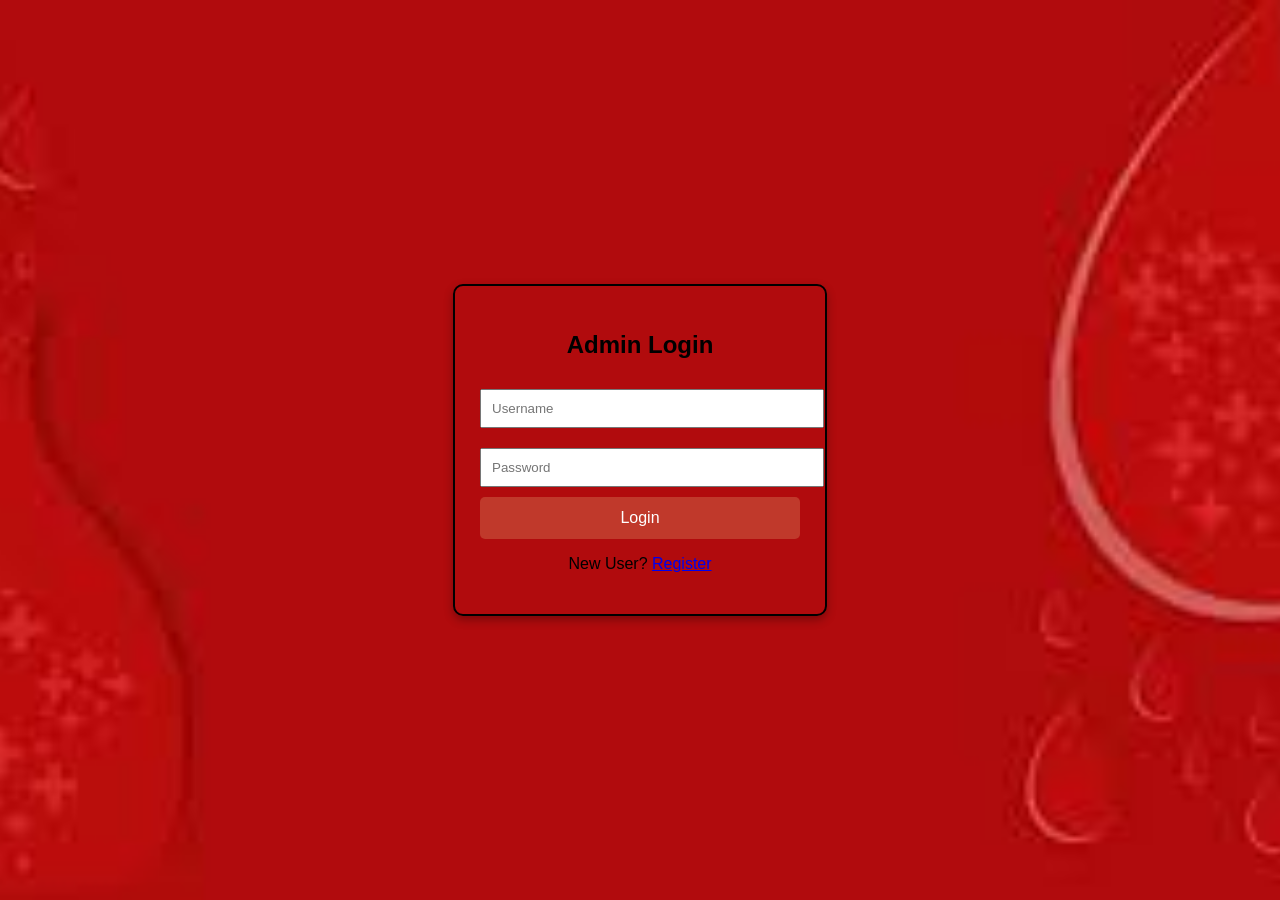
<file: BloodBank/index.html>
<!DOCTYPE html>
<html>
<head>
<title>Login</title>
<link rel="stylesheet" href="style.css">
</head>

<body class="login-page">
<div class="login-box">

<h2>Admin Login</h2>

<form onsubmit="return checkLogin()">

<input type="text" id="username" placeholder="Username" required>

<input type="password" id="password" placeholder="Password" required>

<button type="submit">Login</button>

<p>New User? <a href="newuser.html">Register</a></p>

</form>

</div>

<script>

function checkLogin(){

var user = document.getElementById("username").value;
var pass = document.getElementById("password").value;

if(user === "admin" && pass === "1234"){
    
    alert("Login Successful");
    window.location.href = "mainpg.html"; 
}
else{

    alert("Incorrect Username or Password");

}

return false;

}

</script>

</body>
</html>
</file>
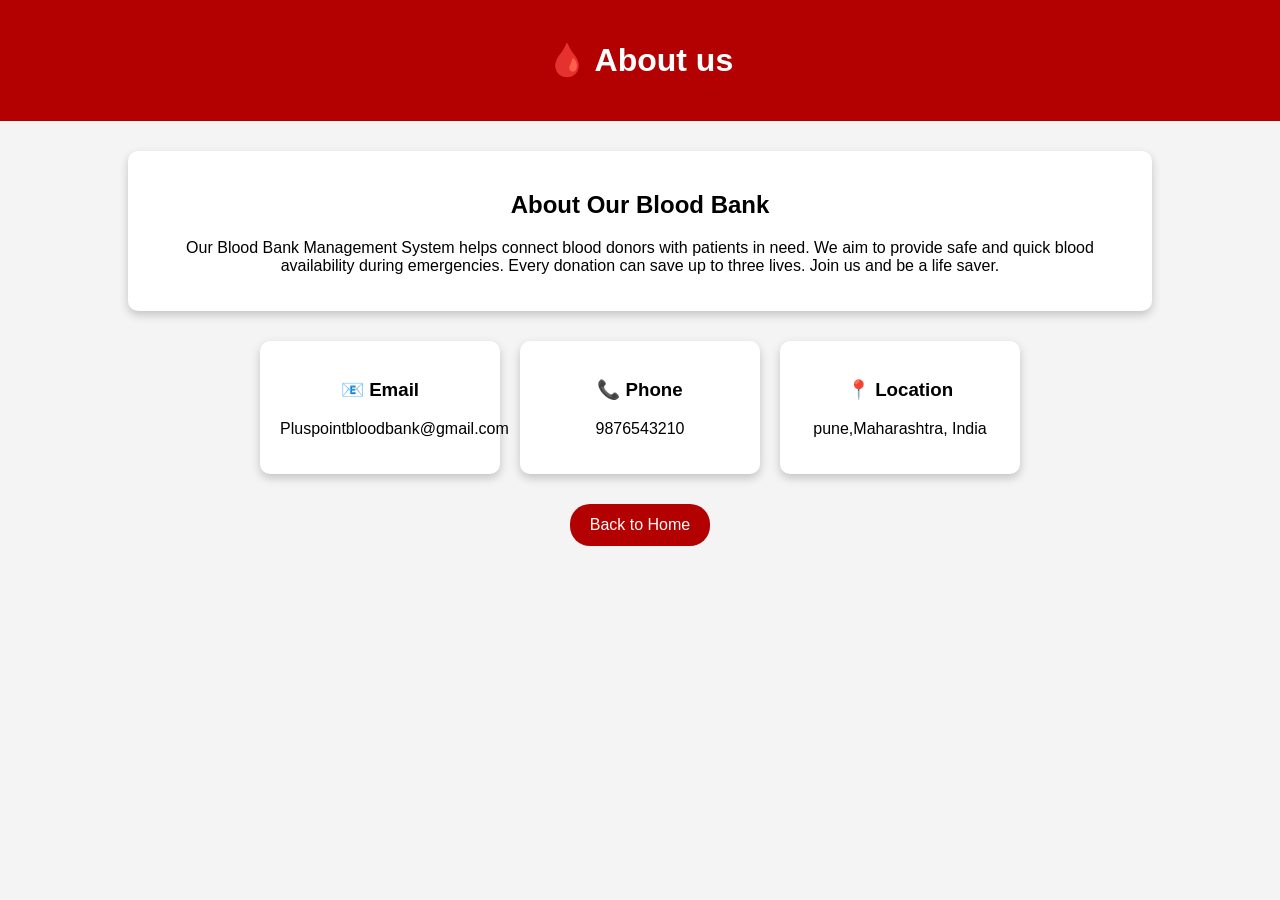
<file: BloodBank/contact.html>
<!DOCTYPE html>
<html>
<head>
<title>Contact - Blood Bank</title>
<link rel="stylesheet" href="style3.css">
</head>

<body>

<header>
<h1>🩸 About us</h1>
</header>

<div class="contact-container">

<div class="about-box">
<h2>About Our Blood Bank</h2>
<p>
Our Blood Bank Management System helps connect blood donors with patients in need.
We aim to provide safe and quick blood availability during emergencies.
Every donation can save up to three lives. Join us and be a life saver.
</p>
</div>

<div class="contact-cards">

<div class="contact-card">
<h3>📧 Email</h3>
<p>Pluspointbloodbank@gmail.com</p>
</div>

<div class="contact-card">
<h3>📞 Phone</h3>
<p>9876543210</p>
</div>

<div class="contact-card">
<h3>📍 Location</h3>
<p> pune,Maharashtra, India</p>
</div>

</div>

<div class="back-btn">
<button onclick="window.location.href='mainpg.html'">Back to Home</button>
</div>

</div>

</body>
</html>
</file>
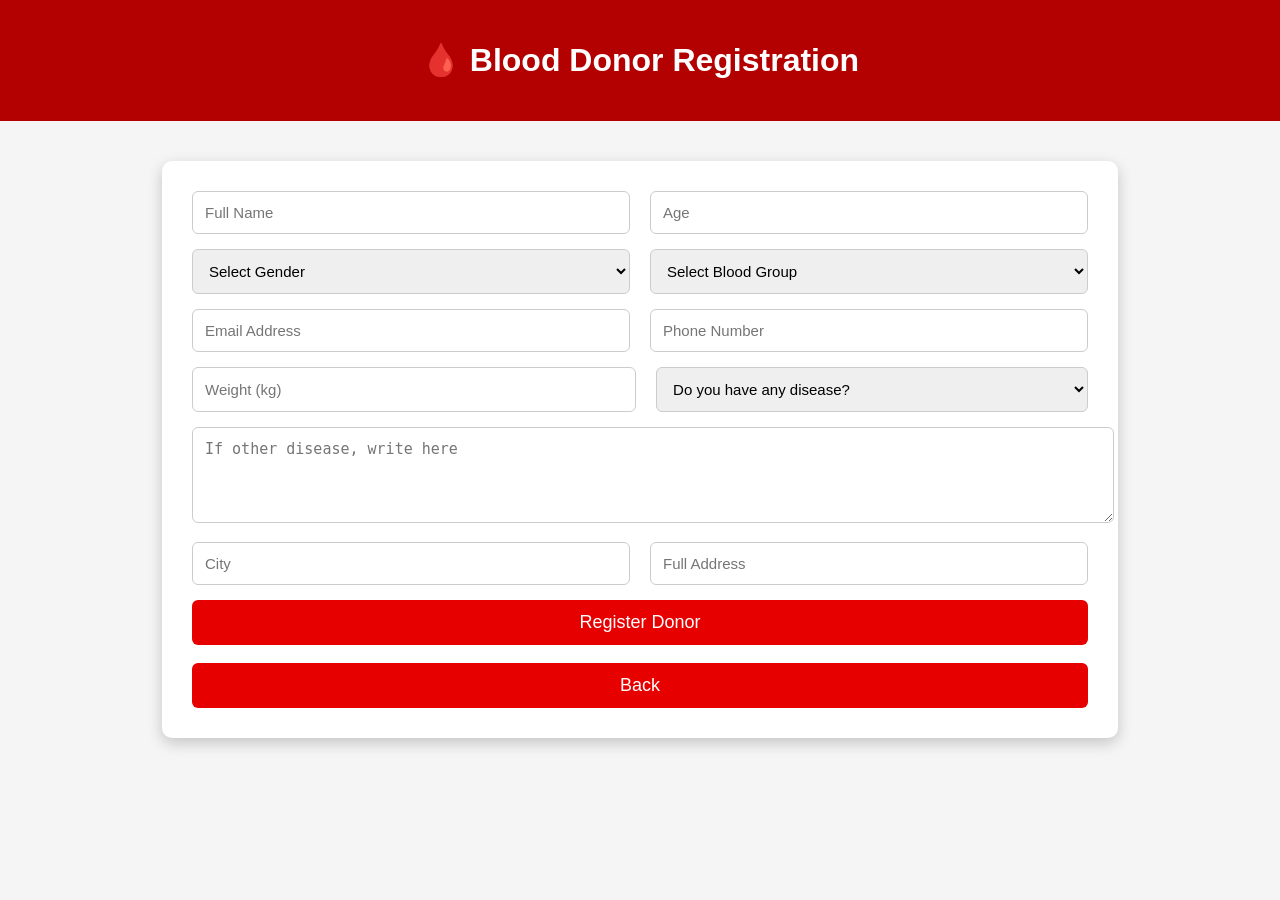
<file: BloodBank/donor.html>
<!DOCTYPE html>
<html>
<head>
<title>Donate Blood</title>
<link rel="stylesheet" href="stytle4.css">

<script>
function donorSuccess(){
alert("Donor Registered Successfully! Thank you for donating blood.");
}
</script>

</head>

<body>

<header>
<h1>🩸 Blood Donor Registration</h1>
</header>

<div class="form-container">

<form class="donor-form" onsubmit="donorSuccess()">

<div class="form-group">
<input type="text" placeholder="Full Name" required>
<input type="number" placeholder="Age" min="18" max="60" required>
</div>

<div class="form-group">
<select required>
<option>Select Gender</option>
<option>Male</option>
<option>Female</option>
<option>Other</option>
</select>

<select required>
<option>Select Blood Group</option>
<option>A+</option>
<option>A-</option>
<option>B+</option>
<option>B-</option>
<option>O+</option>
<option>O-</option>
<option>AB+</option>
<option>AB-</option>
</select>
</div>

<div class="form-group">
<input type="email" placeholder="Email Address" required>
<input type="text" placeholder="Phone Number" required>
</div>

<div class="form-group">
<input type="number" placeholder="Weight (kg)" min="45" required>

<select required>
<option>Do you have any disease?</option>
<option>No Disease</option>
<option>Diabetes</option>
<option>Blood Pressure</option>
<option>Heart Disease</option>
<option>Other</option>
</select>
</div>

<textarea placeholder="If other disease, write here"></textarea>

<div class="form-group">
<input type="text" placeholder="City" required>
<input type="text" placeholder="Full Address">
</div>

<button type="submit" class="register-btn">Register Donor</button>

</form> <br>

<button class="register-btn" onclick="window.location.href='mainpg.html'"> Back</button>

</div>

</body>
</html>
</file>
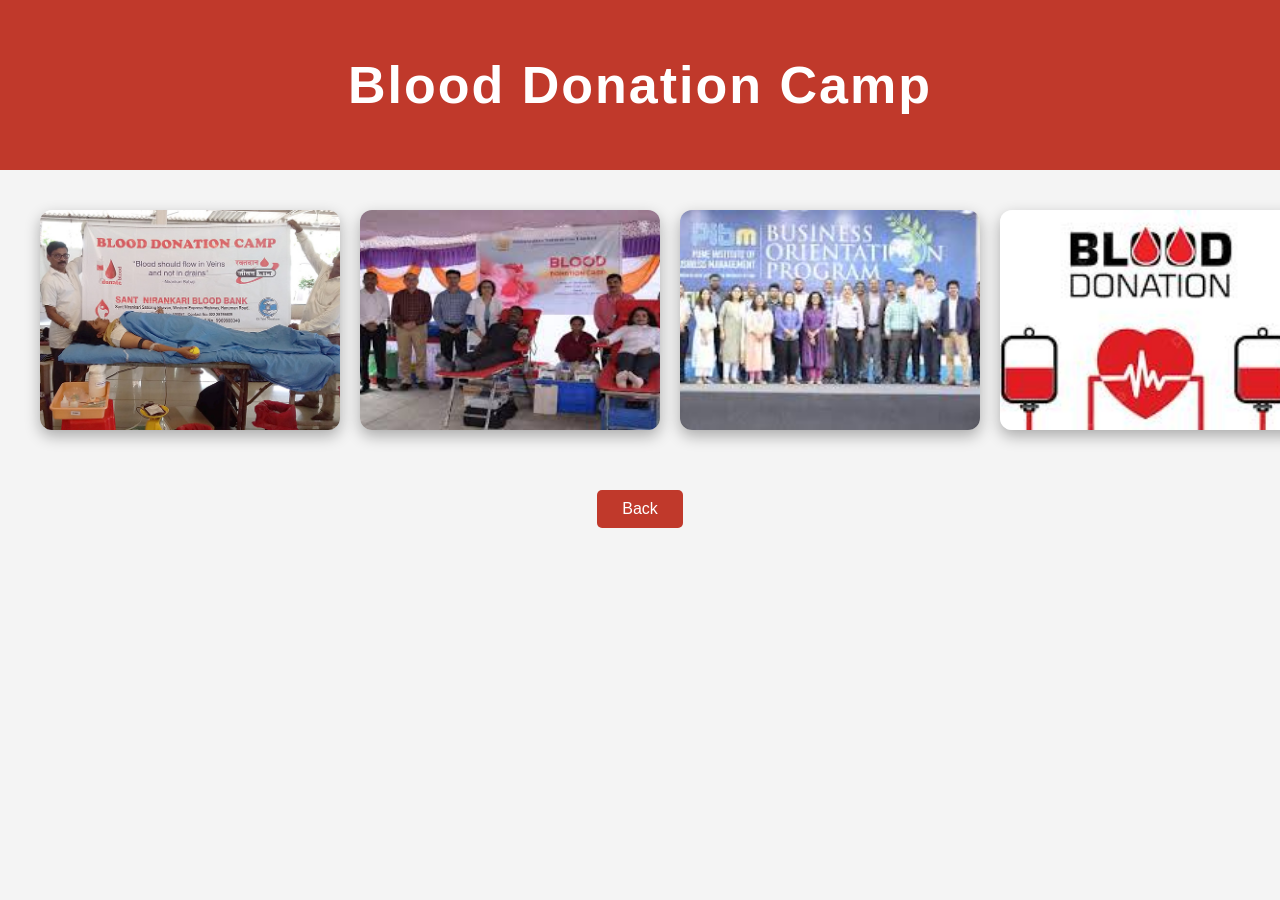
<file: BloodBank/gallery.html>
<!DOCTYPE html>
<html>
<head>
<title>Blood Donation Gallery</title>
<link rel="stylesheet" href="gallery.css">
</head>

<body>

<header>
<h1>Blood Donation Camp</h1>
</header>

<div class="gallery">

<img src="blood1.jpg">
<img src="blood2.jpeg">
<img src="blood7.jpeg">
<img src="blood8.jpeg">
<img src="blood5.jpeg">
<img src="blood4.jpeg">
<img src="blood3.jpeg">

</div>
<button onclick="window.location.href='mainpg.html'">Back</button>

</body>
</html>
</file>
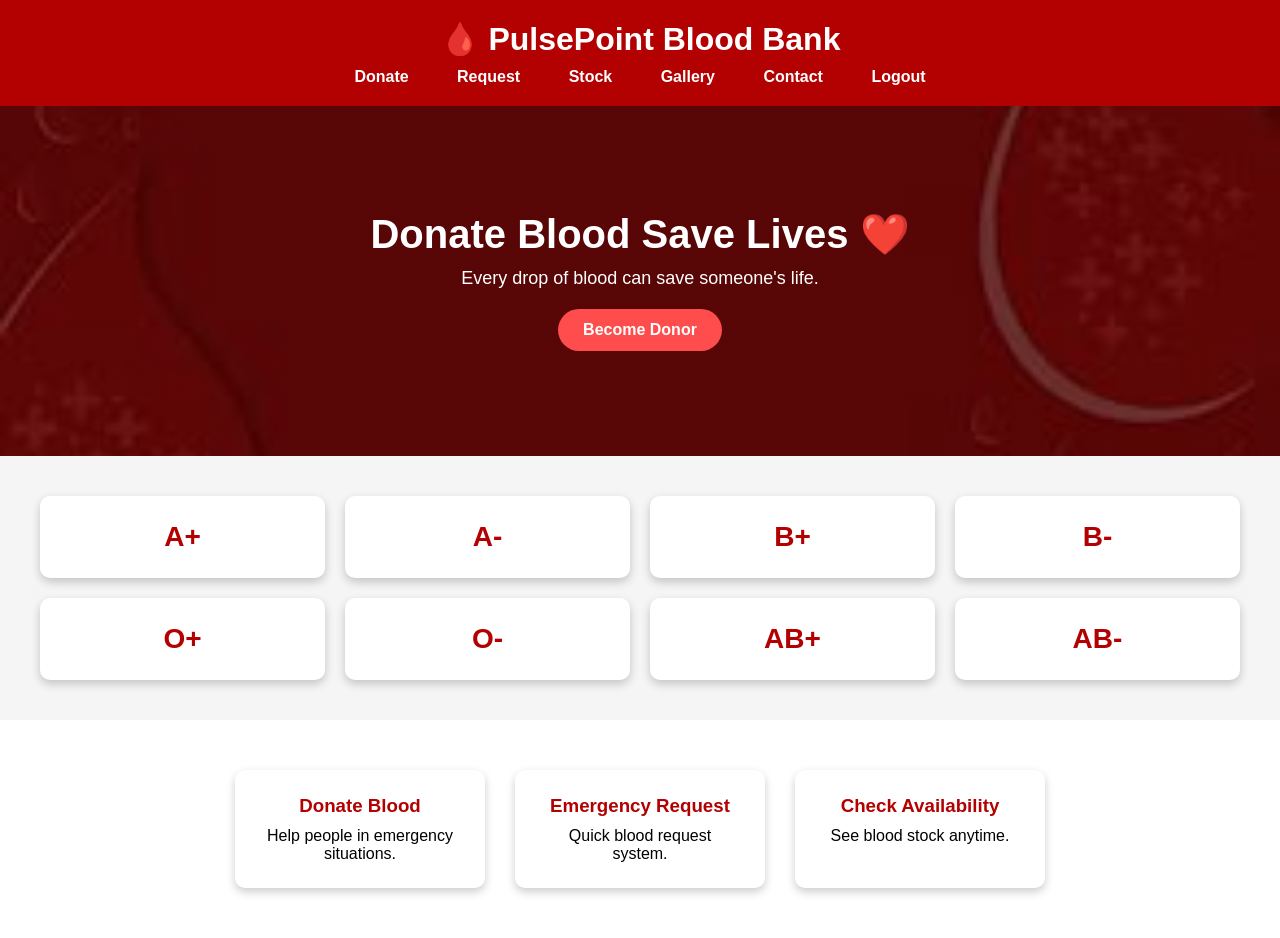
<file: BloodBank/mainpg.html>
<!DOCTYPE html>
<html>
<head>
<title>Blood Bank Management</title>
<link rel="stylesheet" href="style1.css">
</head>

<body>

<header>

<h1>🩸 PulsePoint Blood Bank</h1>

<nav>

<a href="donor.html">Donate</a>
<a href="request.html">Request</a>
<a href="stock.html">Stock</a>
<a href="gallery.html">Gallery</a>
<a href="contact.html">Contact</a>
<a href="index.html">Logout</a>
</nav>

</header>

<section class="hero">

<h2>Donate Blood Save Lives ❤️</h2>

<p>Every drop of blood can save someone's life.</p>

<a href="donor.html" class="btn">Become Donor</a>

</section>

<section class="blood-cards">

<div class="blood-card">A+</div>
<div class="blood-card">A-</div>
<div class="blood-card">B+</div>
<div class="blood-card">B-</div>
<div class="blood-card">O+</div>
<div class="blood-card">O-</div>
<div class="blood-card">AB+</div>
<div class="blood-card">AB-</div>

</section>

<section class="info">

<div class="info-card">
<h3>Donate Blood</h3>
<p>Help people in emergency situations.</p>
</div>

<div class="info-card">
<h3>Emergency Request</h3>
<p>Quick blood request system.</p>
</div>

<div class="info-card">
<h3>Check Availability</h3>
<p>See blood stock anytime.</p>
</div>

</section>


</body>
</html>
</file>
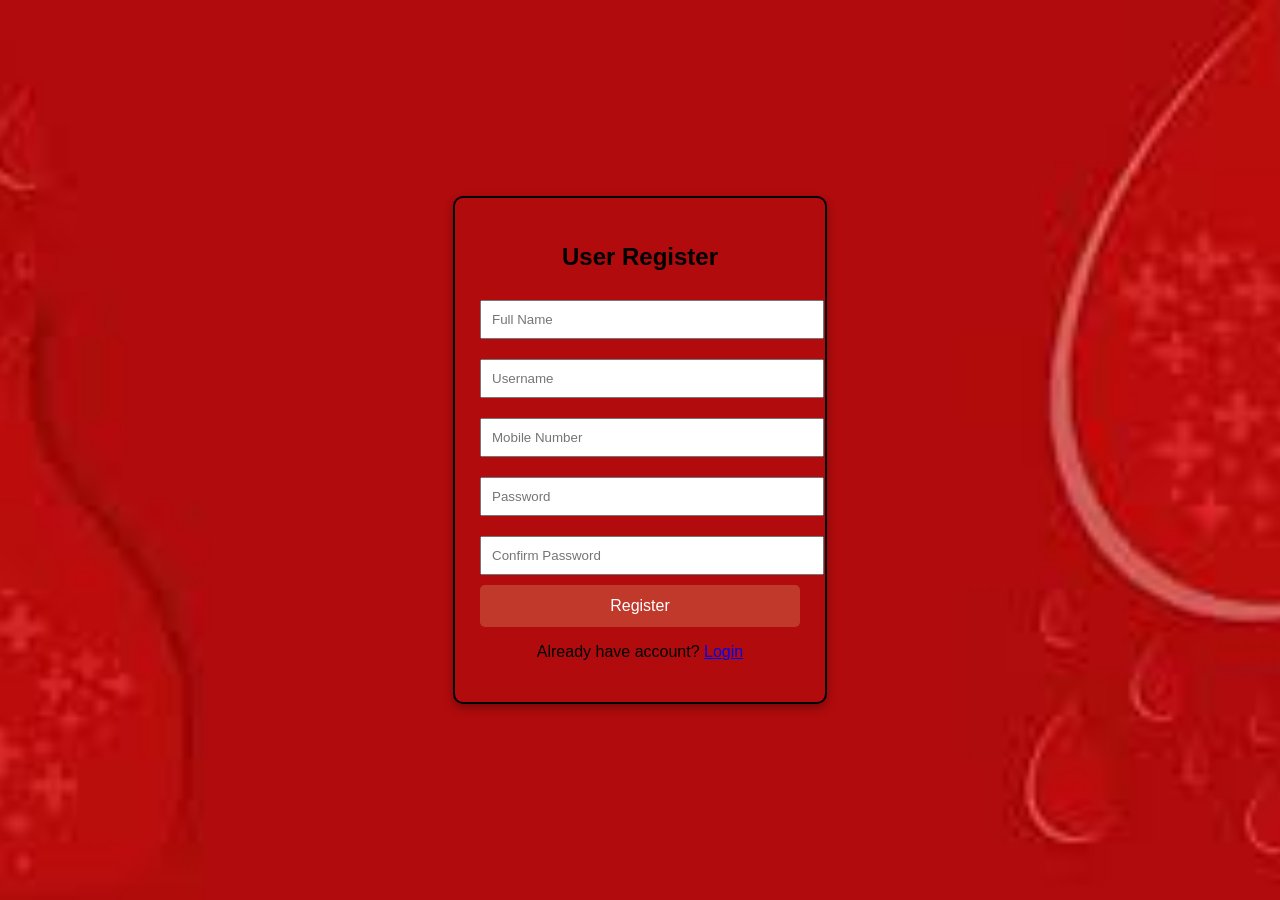
<file: BloodBank/newuser.html>
<!DOCTYPE html>
<html>
<head>
<title>User Register</title>
<link rel="stylesheet" href="style.css">
</head>

<body class="login-page">
<div class="login-box">

<h2>User Register</h2>

<form onsubmit="return registerUser()">

<input type="text" id="fullname" placeholder="Full Name" required>

<input type="text" id="username" placeholder="Username" required>

<input type="tel" id="mobile" placeholder="Mobile Number" pattern="[0-9]{10}" required>

<input type="password" id="password" placeholder="Password" required>

<input type="password" id="confirm" placeholder="Confirm Password" required>

<button type="submit">Register</button>

<p>Already have account? <a href="index.html">Login</a></p>

</form>

</div>

<script>

function registerUser(){


alert("Registration Successful! Please Login.");


window.location.href = "index.html";

return false;

}

</script>

</body>
</html>
</file>
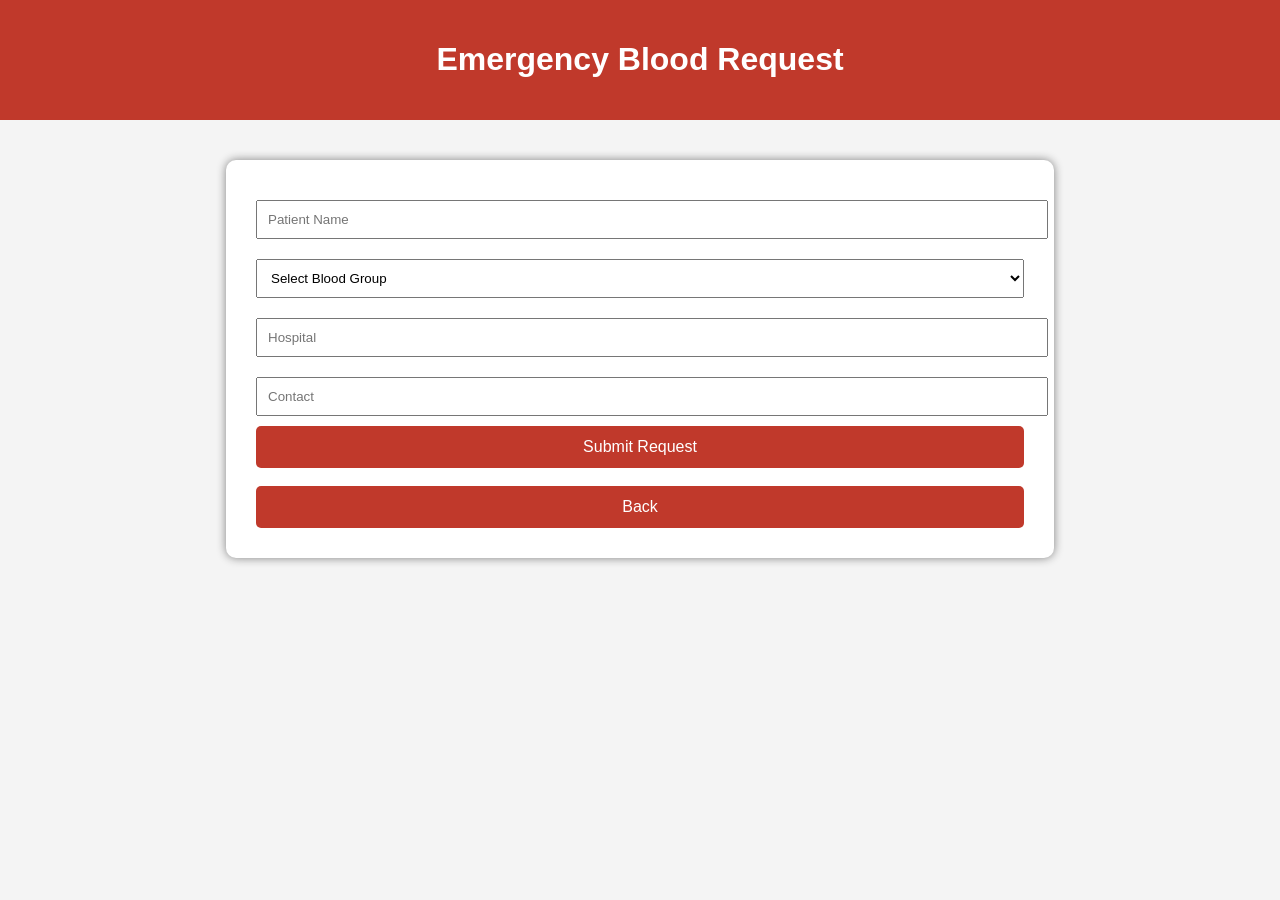
<file: BloodBank/request.html>
<!DOCTYPE html>
<html>
<head>
<title>Blood Request</title>
<link rel="stylesheet" href="style.css">

<script>
function requestSuccess(){
alert("🩸 Blood Request Submitted Successfully! We will contact you soon.");
}
</script>

</head>

<body>

<header>
<h1>Emergency Blood Request</h1>
</header>

<div class="container">

<form onsubmit="requestSuccess()">

<input type="text" placeholder="Patient Name" required>

<select required>
<option>Select Blood Group</option>
<option>A+</option>
<option>B+</option>
<option>O+</option>
<option>AB+</option>
</select>

<input type="text" placeholder="Hospital" required>

<input type="text" placeholder="Contact" required>

<button type="submit">Submit Request</button>

</form>

<br>

<button onclick="window.location.href='mainpg.html'">Back</button>

</div>

</body>
</html>
</file>
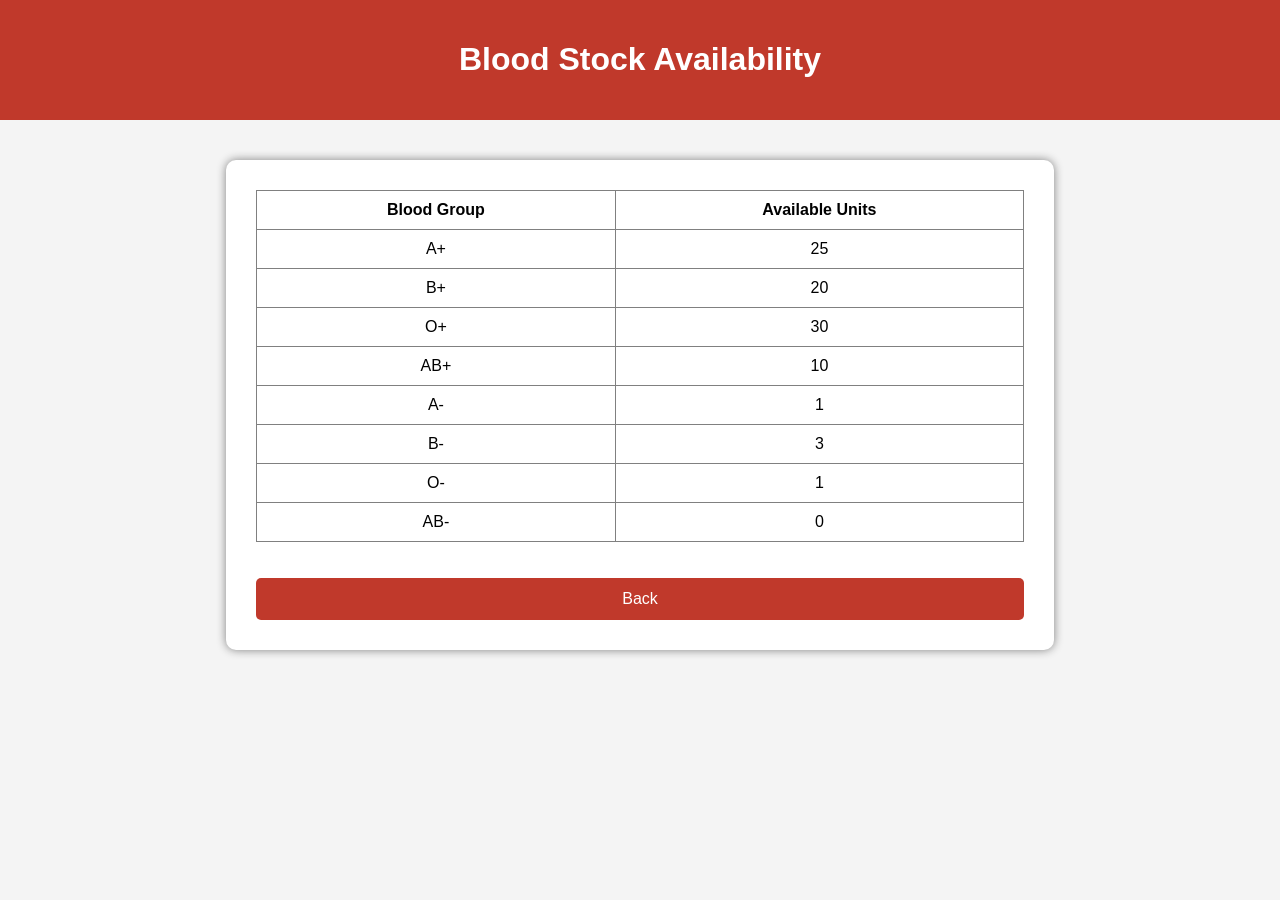
<file: BloodBank/stock.html>
<!DOCTYPE html>
<html>
<head>
<title>Blood Stock</title>
<link rel="stylesheet" href="style.css">
</head>

<body>

<header>
<h1>Blood Stock Availability</h1>
</header>

<div class="container">

<table>

<tr>
<th>Blood Group</th>
<th>Available Units</th>
</tr>

<tr><td>A+</td><td>25</td></tr>
<tr><td>B+</td><td>20</td></tr>
<tr><td>O+</td><td>30</td></tr>
<tr><td>AB+</td><td>10</td></tr>
<tr><td>A-</td><td>1</td></tr>
<tr><td>B-</td><td>3</td></tr>
<tr><td>O-</td><td>1</td></tr>
<tr><td>AB-</td><td>0</td></tr>


</table><br><br>
<button onclick="window.location.href='mainpg.html'">Back</button>
</div>

</body>
</html>
</file>
<file: BloodBank/style.css>
body{
font-family:Arial;
margin:0;
background:#f4f4f4;
}

header{
background:#c0392b;
color:white;
padding:20px;
text-align:center;
}

nav a{
color:white;
margin:10px;
text-decoration:none;
font-weight:bold;
}

.hero{
background:#e74c3c;
color:white;
text-align:center;
padding:120px;
}

.btn{
background:white;
color:#e74c3c;
padding:12px 30px;
text-decoration:none;
border-radius:5px;
font-weight:bold;
}

.blood-cards{
display:flex;
flex-wrap:wrap;
justify-content:center;
gap:20px;
padding:40px;
}

.blood-card{
background:white;
width:80px;
height:80px;
display:flex;
align-items:center;
justify-content:center;
font-size:20px;
font-weight:bold;
border-radius:50%;
box-shadow:0 0 10px gray;
}

.info{
display:flex;
justify-content:center;
gap:20px;
padding:40px;
}

.info-card{
background:white;
padding:20px;
border-radius:10px;
width:200px;
text-align:center;
box-shadow:0 0 10px gray;
}

.container{
width:60%;
margin:auto;
background:white;
padding:30px;
margin-top:40px;
border-radius:10px;
box-shadow:0 0 10px gray;
}

input,select{
width:100%;
padding:10px;
margin:10px 0;
}

button{
background:#c0392b;
color:white;
border:none;
padding:12px;
width:100%;
font-size:16px;
border-radius:5px;
}

table{
width:100%;
border-collapse:collapse;
}

table,th,td{
border:1px solid gray;
padding:10px;
text-align:center;
}

.gallery{
display:flex;
justify-content:center;
gap:20px;
padding:40px;
}

.gallery img{
width:300px;
border-radius:10px;
box-shadow:0 0 10px gray;
}

footer{
background:#333;
color:white;
text-align:center;
padding:15px;
margin-top:40px;
}

.login-box{
width:320px;
margin:80px auto;

padding:25px;
border-radius:10px;

border:2px solid black;
box-shadow:0 4px 10px rgba(0,0,0,0.3);

text-align:center;
}
.login-page{ background-image:url("bloodbg2.jpeg");
     background-size:cover;
     background-position:center;
      background-repeat:no-repeat;
      height:100vh;
      display:flex; align-items:center;
     justify-content:center; }
</file>
<file: BloodBank/style3.css>
body{
font-family: Arial, sans-serif;
background:#f4f4f4;
margin:0;
}

header{
background:#b30000;
color:white;
text-align:center;
padding:20px;
}

.contact-container{
width:80%;
margin:auto;
padding:30px;
text-align:center;
}

.about-box{
background:white;
padding:20px;
border-radius:10px;
box-shadow:0 4px 10px rgba(0,0,0,0.2);
margin-bottom:30px;
}

.contact-cards{
display:flex;
justify-content:center;
gap:20px;
flex-wrap:wrap;
}

.contact-card{
background:white;
width:200px;
padding:20px;
border-radius:10px;
box-shadow:0 4px 10px rgba(0,0,0,0.2);
transition:0.3s;
}

.contact-card:hover{
transform:scale(1.05);
background:#ffe6e6;
}

.back-btn{
margin-top:30px;
}

button{
background:#b30000;
color:white;
border:none;
padding:12px 20px;
border-radius:20px;
cursor:pointer;
font-size:16px;
}

button:hover{
background:#800000;
}
</file>
<file: BloodBank/stytle4.css>
body{
font-family: Arial, sans-serif;
background:#f5f5f5;
margin:0;
}

/* Header */

header{
background:#b30000;
color:white;
text-align:center;
padding:20px;
}

/* Form Container */

.form-container{
width:70%;
margin:40px auto;
background:white;
padding:30px;
border-radius:10px;
box-shadow:0 5px 15px rgba(0,0,0,0.2);
}

/* Two column layout */

.form-group{
display:flex;
gap:20px;
margin-bottom:15px;
}

input, select, textarea{
width:100%;
padding:12px;
border-radius:6px;
border:1px solid #ccc;
font-size:15px;
}

/* textarea */

textarea{
height:70px;
margin-bottom:15px;
}

/* Register button */

.register-btn{
width:100%;
padding:12px;
background:#e60000;
color:white;
font-size:18px;
border:none;
border-radius:6px;
cursor:pointer;
}

.register-btn:hover{
background:#b30000;
}

/* Back button */

.back-btn{
margin-top:15px;
padding:10px 20px;
background:#333;
color:white;
border:none;
border-radius:6px;
cursor:pointer;
}

.back-btn:hover{
background:black;
}
</file>
<file: BloodBank/gallery.css>
body{
margin:0;
font-family:Arial, sans-serif;
background:#f4f4f4;
text-align:center;
}



header{
background:#c0392b;
color:white;
padding:20px;
font-size:26px;
letter-spacing:2px;
}



.gallery{
display:flex;
overflow-x:auto;
gap:20px;
padding:40px;
scroll-snap-type:x mandatory;
}



.gallery::-webkit-scrollbar{
height:10px;
}

.gallery::-webkit-scrollbar-thumb{
background:#c0392b;
border-radius:10px;
}



.gallery img{
min-width:300px;
height:220px;
object-fit:cover;
border-radius:12px;
box-shadow:0 6px 15px rgba(0,0,0,0.3);
scroll-snap-align:center;
transition:0.4s;
}



.gallery img:hover{
transform:scale(1.08);
}



button{
margin:20px;
padding:10px 25px;
font-size:16px;
background:#c0392b;
color:white;
border:none;
border-radius:5px;
cursor:pointer;
}

button:hover{
background:#a93226;
}
</file>
<file: BloodBank/style1.css>
*{
margin:0;
padding:0;
box-sizing:border-box;
font-family:Arial, Helvetica, sans-serif;
}


header{
background:#b30000;
color:white;
padding:20px;
text-align:center;
}

header h1{
margin-bottom:10px;
}


nav{
margin-top:10px;
}

nav a{
color:white;
text-decoration:none;
margin:0 12px;
font-weight:bold;
padding:6px 10px;
border-radius:5px;
transition:0.3s;
}

nav a:hover{
background:white;
color:#b30000;
}


.hero{
background:linear-gradient(rgba(0,0,0,0.5), rgba(0,0,0,0.5)), url("bloodbg2.jpeg");
background-size:cover;
background-position:center;
height:350px;
display:flex;
flex-direction:column;
justify-content:center;
align-items:center;
color:white;
text-align:center;
}

.hero h2{
font-size:40px;
margin-bottom:10px;
}

.hero p{
font-size:18px;
margin-bottom:20px;
}

.btn{
background:#ff4d4d;
color:white;
padding:12px 25px;
text-decoration:none;
border-radius:25px;
font-weight:bold;
transition:0.3s;
}

.btn:hover{
background:#cc0000;
}


.blood-cards{
display:grid;
grid-template-columns:repeat(4,1fr);
gap:20px;
padding:40px;
background:#f5f5f5;
text-align:center;
}

.blood-card{
background:white;
padding:25px;
font-size:28px;
font-weight:bold;
color:#b30000;
border-radius:10px;
box-shadow:0 4px 10px rgba(0,0,0,0.2);
transition:0.3s;
}

.blood-card:hover{
transform:scale(1.05);
background:#ffe6e6;
}


.info{
display:flex;
justify-content:center;
gap:30px;
padding:50px;
}

.info-card{
background:white;
width:250px;
padding:25px;
border-radius:10px;
text-align:center;
box-shadow:0 4px 10px rgba(0,0,0,0.2);
transition:0.3s;
}

.info-card h3{
color:#b30000;
margin-bottom:10px;
}

.info-card:hover{
transform:translateY(-5px);
}
</file>
